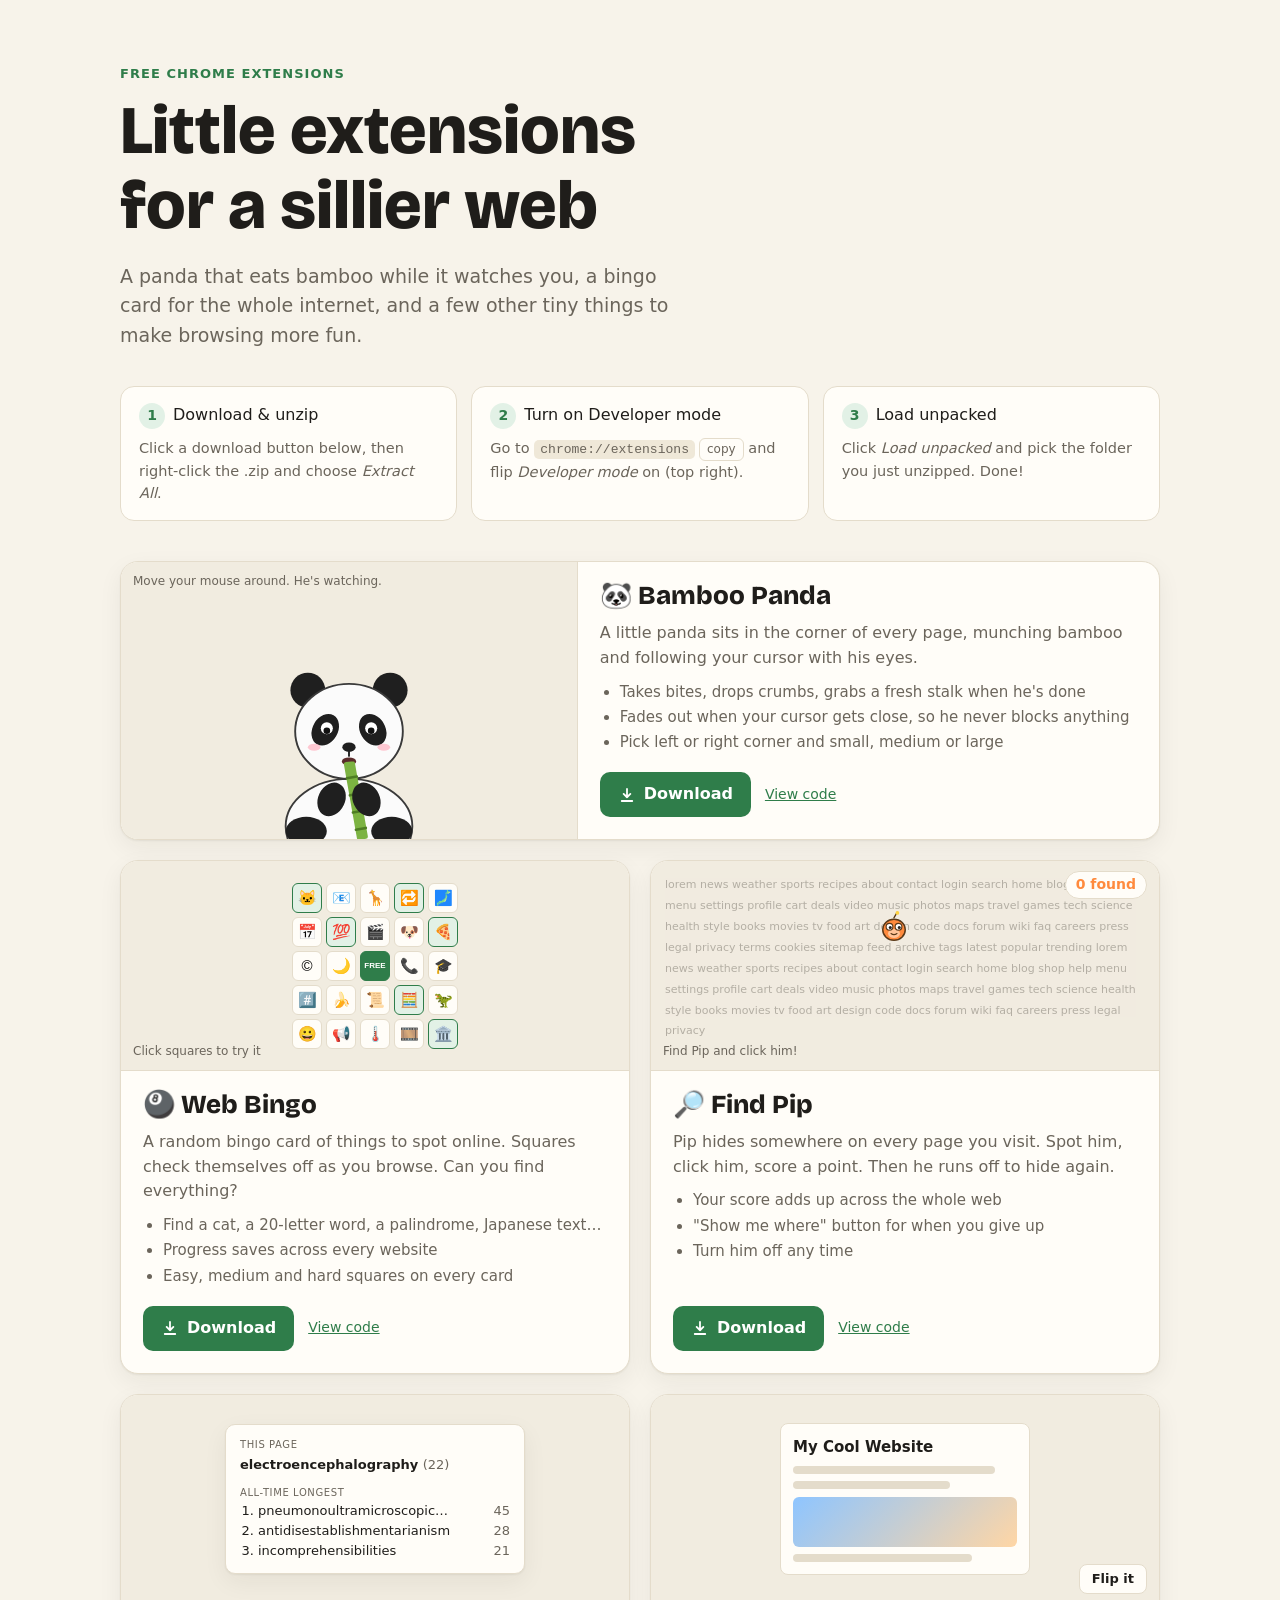
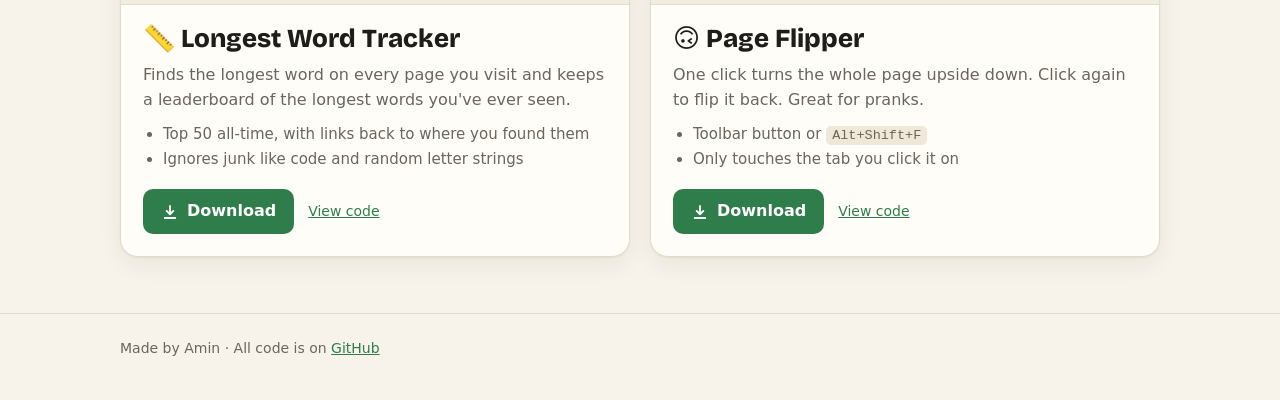
<file: site/index.html>
<!doctype html>
<html lang="en">
<head>
<meta charset="utf-8">
<meta name="viewport" content="width=device-width, initial-scale=1">
<title>Little Extensions</title>
<link rel="icon" type="image/svg+xml" href="favicon.svg">
<meta name="description" content="Small, silly Chrome extensions: a bamboo-eating panda, web bingo, a hide-and-seek critter and more. Free to download.">
<link rel="preconnect" href="https://fonts.googleapis.com">
<link rel="preconnect" href="https://fonts.gstatic.com" crossorigin>
<link href="https://fonts.googleapis.com/css2?family=Bricolage+Grotesque:opsz,wght@12..96,600;12..96,800&display=swap" rel="stylesheet">
<style>
  :root {
    --bg: #f7f3ea;
    --surface: #fffdf8;
    --ink: #1f1d1a;
    --muted: #6b655b;
    --line: #e4dccb;
    --accent: #2f7d4a;
    --accent-ink: #ffffff;
    --accent-soft: #e2f1e6;
    --demo: #f1ece0;
    --code: #efe8d8;
    --shadow: 0 1px 2px rgba(40, 30, 10, .06), 0 8px 24px rgba(40, 30, 10, .06);
    color-scheme: light;
  }
  @media (prefers-color-scheme: dark) {
    :root {
      --bg: #171614;
      --surface: #211f1c;
      --ink: #f1ece3;
      --muted: #a8a094;
      --line: #36322c;
      --accent: #5fbf7f;
      --accent-ink: #0f1a12;
      --accent-soft: #223428;
      --demo: #2a2723;
      --code: #2e2a25;
      --shadow: 0 1px 2px rgba(0, 0, 0, .3), 0 8px 24px rgba(0, 0, 0, .25);
      color-scheme: dark;
    }
  }

  * { box-sizing: border-box; }
  body {
    margin: 0;
    background: var(--bg);
    color: var(--ink);
    font: 16px/1.55 system-ui, -apple-system, "Segoe UI", Roboto, sans-serif;
  }
  .wrap { max-width: 1080px; margin: 0 auto; padding-inline: 20px; }
  h1, h2, h3 { font-family: "Bricolage Grotesque", system-ui, sans-serif; line-height: 1.1; margin: 0; }
  a { color: var(--accent); }
  code {
    font: 0.9em ui-monospace, "Cascadia Code", Consolas, monospace;
    background: var(--code);
    padding: 2px 6px;
    border-radius: 5px;
  }

  /* ---------- hero ---------- */
  header { padding-block: 64px 36px; }
  .eyebrow { color: var(--accent); font-weight: 700; letter-spacing: .08em; text-transform: uppercase; font-size: 13px; }
  h1 { font-size: clamp(38px, 7vw, 68px); font-weight: 800; margin-top: 10px; max-width: 14ch; }
  .lede { color: var(--muted); font-size: 19px; max-width: 46ch; margin: 18px 0 0; }

  /* ---------- install steps ---------- */
  .install {
    display: grid;
    grid-template-columns: repeat(3, 1fr);
    gap: 14px;
    margin-bottom: 40px;
  }
  .step {
    background: var(--surface);
    border: 1px solid var(--line);
    border-radius: 14px;
    padding: 16px 18px;
  }
  .step b { display: inline-grid; place-items: center; width: 26px; height: 26px; border-radius: 50%;
            background: var(--accent-soft); color: var(--accent); font-size: 14px; margin-right: 8px; }
  .step p { margin: 8px 0 0; color: var(--muted); font-size: 14.5px; }
  .copy {
    font: inherit; font-size: 12px; margin-left: 4px; cursor: pointer;
    border: 1px solid var(--line); background: var(--surface); color: var(--muted);
    border-radius: 6px; padding: 1px 7px;
  }
  .copy:hover { color: var(--ink); }

  /* ---------- cards ---------- */
  .grid { display: grid; grid-template-columns: repeat(2, 1fr); gap: 20px; padding-bottom: 56px; }
  .card {
    background: var(--surface);
    border: 1px solid var(--line);
    border-radius: 18px;
    overflow: hidden;
    display: flex;
    flex-direction: column;
    box-shadow: var(--shadow);
  }
  .card.wide { grid-column: 1 / -1; flex-direction: row; }
  .card.wide .demo { flex: 0 0 44%; height: auto; min-height: 240px; }
  .demo {
    position: relative;
    height: 210px;
    background: var(--demo);
    border-bottom: 1px solid var(--line);
    overflow: hidden;
    display: grid;
    place-items: center;
  }
  .card.wide .demo { border-bottom: 0; border-right: 1px solid var(--line); }
  .demo-hint {
    position: absolute; left: 12px; bottom: 10px;
    font-size: 12px; color: var(--muted);
  }
  .body { padding: 20px 22px 22px; display: flex; flex-direction: column; gap: 10px; flex: 1; }
  .body h2 { font-size: 26px; font-weight: 800; }
  .body p { margin: 0; color: var(--muted); }
  .body ul { margin: 0; padding-left: 20px; color: var(--muted); font-size: 15px; }
  .body li + li { margin-top: 2px; }
  .actions { margin-top: auto; padding-top: 8px; display: flex; gap: 14px; align-items: center; flex-wrap: wrap; }
  .download {
    display: inline-flex; align-items: center; gap: 8px;
    background: var(--accent); color: var(--accent-ink);
    font-weight: 700; text-decoration: none;
    padding: 10px 18px; border-radius: 10px;
  }
  .download:hover { filter: brightness(1.08); }
  .download svg { width: 18px; height: 18px; }
  .source { font-size: 14px; }

  /* ---------- demo: longest word ---------- */
  .mini-popup {
    width: min(300px, 86%);
    background: var(--surface); border: 1px solid var(--line); border-radius: 10px;
    padding: 12px 14px; font-size: 13px; box-shadow: var(--shadow);
  }
  .mini-popup small { display: block; color: var(--muted); font-size: 10px; letter-spacing: .06em; text-transform: uppercase; }
  .mini-popup .big { font-weight: 700; word-break: break-all; margin: 2px 0 10px; }
  .mini-popup ol { margin: 0; padding-left: 18px; }
  .mini-popup li span { color: var(--muted); float: right; }

  /* ---------- demo: page flipper ---------- */
  .fake-page {
    width: min(250px, 80%);
    background: var(--surface); border: 1px solid var(--line); border-radius: 8px;
    padding: 12px; transition: transform .6s cubic-bezier(.6, -0.2, .3, 1.3);
  }
  .fake-page.flipped { transform: rotate(180deg); }
  .fake-page .bar { height: 8px; border-radius: 4px; background: var(--line); margin-top: 7px; }
  .fake-page .title { font-weight: 800; font-size: 15px; }
  .fake-page .img { height: 50px; border-radius: 6px; margin-top: 8px; background: linear-gradient(135deg, #8ec5ff, #ffd6a5); }
  .flip-btn {
    position: absolute; right: 12px; bottom: 10px;
    font: inherit; font-size: 13px; font-weight: 600; cursor: pointer;
    border: 1px solid var(--line); background: var(--surface); color: var(--ink);
    border-radius: 8px; padding: 4px 12px;
  }

  /* ---------- demo: find pip ---------- */
  #pip-demo { cursor: crosshair; display: block; }
  #pip {
    position: absolute; width: 30px; height: 30px; cursor: pointer;
    transition: transform .15s; border: 0; padding: 0; background: none;
  }
  #pip:hover { transform: scale(1.25) rotate(-8deg); }
  #pip-score {
    position: absolute; right: 12px; top: 10px;
    font-weight: 800; font-size: 14px; color: #ff8a3d;
    background: var(--surface); border: 1px solid var(--line); border-radius: 999px; padding: 2px 10px;
  }
  .pip-scatter { position: absolute; inset: 0; color: var(--muted); opacity: .45; font-size: 11px; line-height: 1.9; padding: 14px; overflow: hidden; user-select: none; }

  /* ---------- demo: web bingo ---------- */
  .bingo { display: grid; grid-template-columns: repeat(5, 30px); gap: 4px; }
  .bingo button {
    width: 30px; height: 30px; padding: 0; font-size: 15px; cursor: pointer;
    border: 1.5px solid var(--line); border-radius: 6px; background: var(--surface);
  }
  .bingo button.on { background: var(--accent-soft); border-color: var(--accent); }
  .bingo button.free { background: var(--accent); border-color: var(--accent); color: var(--accent-ink); font-size: 8px; font-weight: 800; }
  .bingo-shout { position: absolute; top: 12px; font-weight: 800; color: #c0392b; letter-spacing: .05em; opacity: 0; transition: opacity .2s; }
  .bingo-shout.show { opacity: 1; }

  /* ---------- demo: panda ---------- */
  .panda-demo { width: 190px; height: 190px; align-self: end; }
  .panda-demo svg { width: 100%; height: 100%; display: block; overflow: visible; }
  #pd-mouth { animation: chew .52s ease-in-out infinite; transform-box: fill-box; transform-origin: center; }
  #pd-bob { animation: bob .52s ease-in-out infinite; }
  #pd-eyes { transform-box: fill-box; transform-origin: center; transition: transform .08s; }
  #pd-eyes.blink { transform: scaleY(.1); }
  @keyframes chew { 0%, 100% { transform: scaleY(.45); } 50% { transform: scaleY(1.15); } }
  @keyframes bob { 50% { transform: translateY(-2px); } }

  footer { border-top: 1px solid var(--line); padding-block: 24px 40px; color: var(--muted); font-size: 14px; }

  @media (max-width: 760px) {
    header { padding-block: 40px 24px; }
    .install { grid-template-columns: 1fr; }
    .grid { grid-template-columns: 1fr; }
    .card.wide { flex-direction: column; }
    .card.wide .demo { flex: none; min-height: 210px; border-right: 0; border-bottom: 1px solid var(--line); }
  }
  @media (prefers-reduced-motion: reduce) {
    #pd-mouth, #pd-bob { animation: none; }
    .fake-page { transition: none; }
  }
</style>
</head>
<body>

<div class="wrap">
  <header>
    <div class="eyebrow">Free Chrome extensions</div>
    <h1>Little extensions for a sillier web</h1>
    <p class="lede">A panda that eats bamboo while it watches you, a bingo card for the whole internet, and a few other tiny things to make browsing more fun.</p>
  </header>

  <section class="install" aria-label="How to install">
    <div class="step"><b>1</b>Download &amp; unzip
      <p>Click a download button below, then right-click the .zip and choose <em>Extract All</em>.</p></div>
    <div class="step"><b>2</b>Turn on Developer mode
      <p>Go to <code>chrome://extensions</code><button class="copy" data-copy="chrome://extensions">copy</button> and flip <em>Developer mode</em> on (top right).</p></div>
    <div class="step"><b>3</b>Load unpacked
      <p>Click <em>Load unpacked</em> and pick the folder you just unzipped. Done!</p></div>
  </section>

  <main class="grid">

    <!-- Bamboo Panda -->
    <article class="card wide">
      <div class="demo">
        <div class="panda-demo" aria-hidden="true">
          <svg viewBox="0 0 120 120">
            <defs><clipPath id="pd-clip"><rect x="0" y="71" width="120" height="60"/></clipPath></defs>
            <ellipse cx="60" cy="112" rx="40" ry="30" fill="#fbfbfb" stroke="#3a3a3a" stroke-width="1.2"/>
            <ellipse cx="33" cy="115" rx="13" ry="9" fill="#1f1f1f"/>
            <ellipse cx="87" cy="115" rx="13" ry="9" fill="#1f1f1f"/>
            <g id="pd-head">
              <circle cx="34" cy="26" r="11" fill="#1f1f1f"/>
              <circle cx="86" cy="26" r="11" fill="#1f1f1f"/>
              <ellipse cx="60" cy="52" rx="34" ry="30" fill="#fbfbfb" stroke="#3a3a3a" stroke-width="1.2"/>
              <ellipse cx="45" cy="51" rx="8" ry="10.5" fill="#1f1f1f" transform="rotate(30 45 51)"/>
              <ellipse cx="75" cy="51" rx="8" ry="10.5" fill="#1f1f1f" transform="rotate(-30 75 51)"/>
              <g id="pd-eyes">
                <circle cx="46" cy="50" r="3.8" fill="#fff"/>
                <circle cx="74" cy="50" r="3.8" fill="#fff"/>
                <circle id="pd-pl" cx="46" cy="50" r="2.1" fill="#111"/>
                <circle id="pd-pr" cx="74" cy="50" r="2.1" fill="#111"/>
              </g>
              <ellipse cx="38" cy="62" rx="4" ry="2.2" fill="#ffb3c1" opacity=".7"/>
              <ellipse cx="82" cy="62" rx="4" ry="2.2" fill="#ffb3c1" opacity=".7"/>
              <ellipse cx="60" cy="62" rx="4.2" ry="3" fill="#1f1f1f"/>
              <path d="M60 65 v2.5" stroke="#1f1f1f" stroke-width="1.2" stroke-linecap="round"/>
              <ellipse id="pd-mouth" cx="60" cy="71" rx="4.5" ry="2.5" fill="#5a2b2b"/>
            </g>
            <g clip-path="url(#pd-clip)">
              <g transform="rotate(-10 60 71)">
                <g id="pd-bob">
                  <rect x="56.5" y="71" width="7" height="50" rx="1.5" fill="#7cb342"/>
                  <rect x="56" y="80.4" width="8" height="1.6" rx=".8" fill="#4e7d23"/>
                  <rect x="56" y="91.4" width="8" height="1.6" rx=".8" fill="#4e7d23"/>
                  <rect x="56" y="102.4" width="8" height="1.6" rx=".8" fill="#4e7d23"/>
                  <rect x="56" y="113.4" width="8" height="1.6" rx=".8" fill="#4e7d23"/>
                </g>
              </g>
            </g>
            <ellipse cx="49" cy="95" rx="8.5" ry="11" fill="#1f1f1f" transform="rotate(25 49 95)"/>
            <ellipse cx="71" cy="95" rx="8.5" ry="11" fill="#1f1f1f" transform="rotate(-25 71 95)"/>
          </svg>
        </div>
        <span class="demo-hint" style="top:10px;bottom:auto">Move your mouse around. He's watching.</span>
      </div>
      <div class="body">
        <h2>🐼 Bamboo Panda</h2>
        <p>A little panda sits in the corner of every page, munching bamboo and following your cursor with his eyes.</p>
        <ul>
          <li>Takes bites, drops crumbs, grabs a fresh stalk when he's done</li>
          <li>Fades out when your cursor gets close, so he never blocks anything</li>
          <li>Pick left or right corner and small, medium or large</li>
        </ul>
        <div class="actions">
          <a class="download" href="downloads/bamboo-panda.zip" download><svg viewBox="0 0 24 24" fill="none" stroke="currentColor" stroke-width="2.4" stroke-linecap="round" stroke-linejoin="round"><path d="M12 4v11m0 0-4.5-4.5M12 15l4.5-4.5M5 20h14"/></svg>Download</a>
          <a class="source" href="https://github.com/XGXCpneumatic/extentions/tree/main/bamboo-panda">View code</a>
        </div>
      </div>
    </article>

    <!-- Web Bingo -->
    <article class="card">
      <div class="demo">
        <div class="bingo-shout" id="bingo-shout">🎉 BINGO!</div>
        <div class="bingo" id="bingo"></div>
        <span class="demo-hint">Click squares to try it</span>
      </div>
      <div class="body">
        <h2>🎱 Web Bingo</h2>
        <p>A random bingo card of things to spot online. Squares check themselves off as you browse. Can you find everything?</p>
        <ul>
          <li>Find a cat, a 20-letter word, a palindrome, Japanese text…</li>
          <li>Progress saves across every website</li>
          <li>Easy, medium and hard squares on every card</li>
        </ul>
        <div class="actions">
          <a class="download" href="downloads/web-bingo.zip" download><svg viewBox="0 0 24 24" fill="none" stroke="currentColor" stroke-width="2.4" stroke-linecap="round" stroke-linejoin="round"><path d="M12 4v11m0 0-4.5-4.5M12 15l4.5-4.5M5 20h14"/></svg>Download</a>
          <a class="source" href="https://github.com/XGXCpneumatic/extentions/tree/main/web-bingo">View code</a>
        </div>
      </div>
    </article>

    <!-- Find Pip -->
    <article class="card">
      <div class="demo" id="pip-demo">
        <div class="pip-scatter" aria-hidden="true">lorem news weather sports recipes about contact login search home blog shop help menu settings profile cart deals video music photos maps travel games tech science health style books movies tv food art design code docs forum wiki faq careers press legal privacy terms cookies sitemap feed archive tags latest popular trending lorem news weather sports recipes about contact login search home blog shop help menu settings profile cart deals video music photos maps travel games tech science health style books movies tv food art design code docs forum wiki faq careers press legal privacy</div>
        <span id="pip-score">0 found</span>
        <button id="pip" aria-label="Pip">
          <svg viewBox="0 0 40 40" width="30" height="30">
            <line x1="20" y1="9" x2="24" y2="2" stroke="#5a3a1a" stroke-width="2" stroke-linecap="round"/>
            <circle cx="24.5" cy="2.5" r="2.5" fill="#ffd23f"/>
            <ellipse cx="20" cy="25" rx="15" ry="14" fill="#ff8a3d" stroke="#5a3a1a" stroke-width="2"/>
            <ellipse cx="20" cy="30" rx="8" ry="6" fill="#ffc499"/>
            <circle cx="14" cy="21" r="4.5" fill="#fff" stroke="#5a3a1a" stroke-width="1.5"/>
            <circle cx="26" cy="21" r="4.5" fill="#fff" stroke="#5a3a1a" stroke-width="1.5"/>
            <circle cx="15" cy="22" r="2" fill="#222"/>
            <circle cx="27" cy="22" r="2" fill="#222"/>
            <path d="M16 30 Q20 33 24 30" fill="none" stroke="#5a3a1a" stroke-width="1.5" stroke-linecap="round"/>
          </svg>
        </button>
        <span class="demo-hint">Find Pip and click him!</span>
      </div>
      <div class="body">
        <h2>🔎 Find Pip</h2>
        <p>Pip hides somewhere on every page you visit. Spot him, click him, score a point. Then he runs off to hide again.</p>
        <ul>
          <li>Your score adds up across the whole web</li>
          <li>"Show me where" button for when you give up</li>
          <li>Turn him off any time</li>
        </ul>
        <div class="actions">
          <a class="download" href="downloads/find-pip.zip" download><svg viewBox="0 0 24 24" fill="none" stroke="currentColor" stroke-width="2.4" stroke-linecap="round" stroke-linejoin="round"><path d="M12 4v11m0 0-4.5-4.5M12 15l4.5-4.5M5 20h14"/></svg>Download</a>
          <a class="source" href="https://github.com/XGXCpneumatic/extentions/tree/main/find-pip">View code</a>
        </div>
      </div>
    </article>

    <!-- Longest Word Tracker -->
    <article class="card">
      <div class="demo">
        <div class="mini-popup" aria-hidden="true">
          <small>This page</small>
          <div class="big">electroencephalography <span style="color:var(--muted);font-weight:400">(22)</span></div>
          <small>All-time longest</small>
          <ol>
            <li>pneumonoultramicroscopic… <span>45</span></li>
            <li>antidisestablishmentarianism <span>28</span></li>
            <li>incomprehensibilities <span>21</span></li>
          </ol>
        </div>
      </div>
      <div class="body">
        <h2>📏 Longest Word Tracker</h2>
        <p>Finds the longest word on every page you visit and keeps a leaderboard of the longest words you've ever seen.</p>
        <ul>
          <li>Top 50 all-time, with links back to where you found them</li>
          <li>Ignores junk like code and random letter strings</li>
        </ul>
        <div class="actions">
          <a class="download" href="downloads/longest-word-tracker.zip" download><svg viewBox="0 0 24 24" fill="none" stroke="currentColor" stroke-width="2.4" stroke-linecap="round" stroke-linejoin="round"><path d="M12 4v11m0 0-4.5-4.5M12 15l4.5-4.5M5 20h14"/></svg>Download</a>
          <a class="source" href="https://github.com/XGXCpneumatic/extentions/tree/main/longest-word-tracker">View code</a>
        </div>
      </div>
    </article>

    <!-- Page Flipper -->
    <article class="card">
      <div class="demo">
        <div class="fake-page" id="fake-page" aria-hidden="true">
          <div class="title">My Cool Website</div>
          <div class="bar" style="width:90%"></div>
          <div class="bar" style="width:70%"></div>
          <div class="img"></div>
          <div class="bar" style="width:80%"></div>
        </div>
        <button class="flip-btn" id="flip-btn">Flip it</button>
      </div>
      <div class="body">
        <h2>🙃 Page Flipper</h2>
        <p>One click turns the whole page upside down. Click again to flip it back. Great for pranks.</p>
        <ul>
          <li>Toolbar button or <code>Alt+Shift+F</code></li>
          <li>Only touches the tab you click it on</li>
        </ul>
        <div class="actions">
          <a class="download" href="downloads/page-flipper.zip" download><svg viewBox="0 0 24 24" fill="none" stroke="currentColor" stroke-width="2.4" stroke-linecap="round" stroke-linejoin="round"><path d="M12 4v11m0 0-4.5-4.5M12 15l4.5-4.5M5 20h14"/></svg>Download</a>
          <a class="source" href="https://github.com/XGXCpneumatic/extentions/tree/main/page-flipper">View code</a>
        </div>
      </div>
    </article>

  </main>
</div>

<footer>
  <div class="wrap">
    Made by Amin · All code is on <a href="https://github.com/XGXCpneumatic/extentions">GitHub</a>
  </div>
</footer>

<script>
  // ---------- copy buttons ----------
  document.querySelectorAll(".copy").forEach((btn) => {
    btn.addEventListener("click", async () => {
      try {
        await navigator.clipboard.writeText(btn.dataset.copy);
        btn.textContent = "copied!";
      } catch {
        btn.textContent = "copy failed";
      }
      setTimeout(() => (btn.textContent = "copy"), 1500);
    });
  });

  // ---------- panda: eyes follow the cursor ----------
  (() => {
    const svg = document.querySelector(".panda-demo svg");
    const head = document.getElementById("pd-head");
    const eyes = document.getElementById("pd-eyes");
    const pupils = [[document.getElementById("pd-pl"), 46], [document.getElementById("pd-pr"), 74]];
    let queued = false, mouse = null;

    function look() {
      queued = false;
      const r = svg.getBoundingClientRect();
      const s = r.width / 120;
      let dx = 0, dy = 1;
      if (mouse) {
        dx = mouse.x - (r.left + 60 * s);
        dy = mouse.y - (r.top + 50 * s);
        const d = Math.hypot(dx, dy) || 1;
        dx /= d; dy /= d;
      }
      for (const [p, cx] of pupils) {
        p.setAttribute("cx", cx + dx * 1.6);
        p.setAttribute("cy", 50 + dy * 1.6);
      }
      const tilt = mouse ? Math.max(-7, Math.min(7, dx * 7)) : 0;
      head.setAttribute("transform", `rotate(${tilt.toFixed(2)} 60 82)`);
    }
    const queue = () => { if (!queued) { queued = true; requestAnimationFrame(look); } };
    document.addEventListener("mousemove", (e) => { mouse = { x: e.clientX, y: e.clientY }; queue(); }, { passive: true });
    document.addEventListener("mouseout", (e) => { if (!e.relatedTarget) { mouse = null; queue(); } });
    window.addEventListener("scroll", queue, { passive: true });

    (function blink() {
      setTimeout(() => {
        eyes.classList.add("blink");
        setTimeout(() => eyes.classList.remove("blink"), 140);
        blink();
      }, 2500 + Math.random() * 4000);
    })();
  })();

  // ---------- web bingo mini card ----------
  (() => {
    const icons = ["🐱", "📧", "🦒", "🔁", "🗾", "📅", "💯", "🎬", "🐶", "🍕", "©️", "🌙", "FREE", "📞", "🎓", "#️⃣", "🍌", "📜", "🧮", "🦖", "😀", "📢", "🌡️", "🎞️", "🏛️"];
    const start = new Set([0, 6, 18, 24, 3, 9]);
    const grid = document.getElementById("bingo");
    const shout = document.getElementById("bingo-shout");
    const on = icons.map((_, i) => i === 12 || start.has(i));
    const lines = [];
    for (let i = 0; i < 5; i++) {
      lines.push([0, 1, 2, 3, 4].map((j) => i * 5 + j), [0, 1, 2, 3, 4].map((j) => j * 5 + i));
    }
    lines.push([0, 6, 12, 18, 24], [4, 8, 12, 16, 20]);
    const bingos = () => lines.filter((l) => l.every((i) => on[i])).length;

    icons.forEach((icon, i) => {
      const b = document.createElement("button");
      b.textContent = icon;
      if (icon === "FREE") b.className = "free";
      else {
        b.classList.toggle("on", on[i]);
        b.addEventListener("click", () => {
          const before = bingos();
          on[i] = !on[i];
          b.classList.toggle("on", on[i]);
          if (bingos() > before) {
            shout.classList.add("show");
            setTimeout(() => shout.classList.remove("show"), 1400);
          }
        });
      }
      grid.append(b);
    });
  })();

  // ---------- find pip mini game ----------
  (() => {
    const area = document.getElementById("pip-demo");
    const pip = document.getElementById("pip");
    const score = document.getElementById("pip-score");
    let found = 0;
    function hide() {
      const w = area.clientWidth - 40, h = area.clientHeight - 70;
      pip.style.left = 8 + Math.random() * w + "px";
      pip.style.top = 36 + Math.random() * h + "px";
    }
    pip.addEventListener("click", () => {
      found++;
      score.textContent = `${found} found`;
      hide();
    });
    hide();
    window.addEventListener("resize", hide);
  })();

  // ---------- page flipper ----------
  (() => {
    const page = document.getElementById("fake-page");
    const btn = document.getElementById("flip-btn");
    btn.addEventListener("click", () => {
      page.classList.toggle("flipped");
      btn.textContent = page.classList.contains("flipped") ? "Flip back" : "Flip it";
    });
  })();
</script>
</body>
</html>
</file>
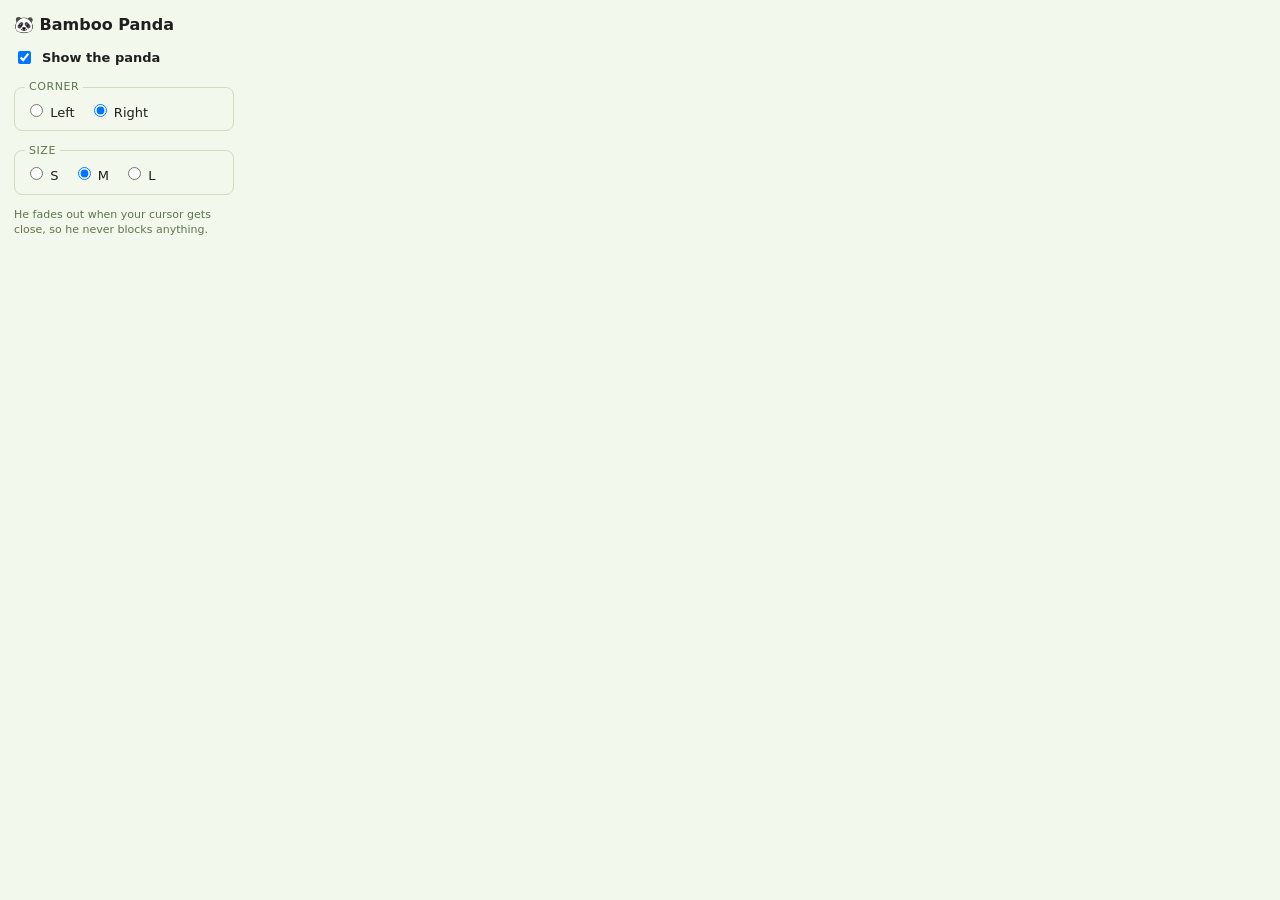
<file: bamboo-panda/popup.html>
<!doctype html>
<html>
<head>
  <meta charset="utf-8">
  <style>
    body {
      width: 220px; margin: 0; padding: 14px;
      font: 13px/1.4 system-ui, sans-serif; color: #1f1f1f; background: #f3f8ec;
      display: flex; flex-direction: column; gap: 12px;
    }
    h1 { margin: 0; font-size: 16px; }
    label.toggle { display: flex; gap: 8px; align-items: center; cursor: pointer; font-weight: 600; }
    fieldset { border: 1px solid #cfdcbf; border-radius: 8px; margin: 0; padding: 6px 10px 8px; }
    legend { font-size: 11px; text-transform: uppercase; letter-spacing: .05em; color: #5f7350; padding: 0 4px; }
    fieldset label { margin-right: 10px; cursor: pointer; }
    p { margin: 0; font-size: 11px; color: #5f7350; }
  </style>
</head>
<body>
  <h1>🐼 Bamboo Panda</h1>

  <label class="toggle"><input type="checkbox" id="enabled" checked> Show the panda</label>

  <fieldset>
    <legend>Corner</legend>
    <label><input type="radio" name="corner" value="left"> Left</label>
    <label><input type="radio" name="corner" value="right" checked> Right</label>
  </fieldset>

  <fieldset>
    <legend>Size</legend>
    <label><input type="radio" name="size" value="small"> S</label>
    <label><input type="radio" name="size" value="medium" checked> M</label>
    <label><input type="radio" name="size" value="large"> L</label>
  </fieldset>

  <p>He fades out when your cursor gets close, so he never blocks anything.</p>

  <script src="popup.js"></script>
</body>
</html>
</file>
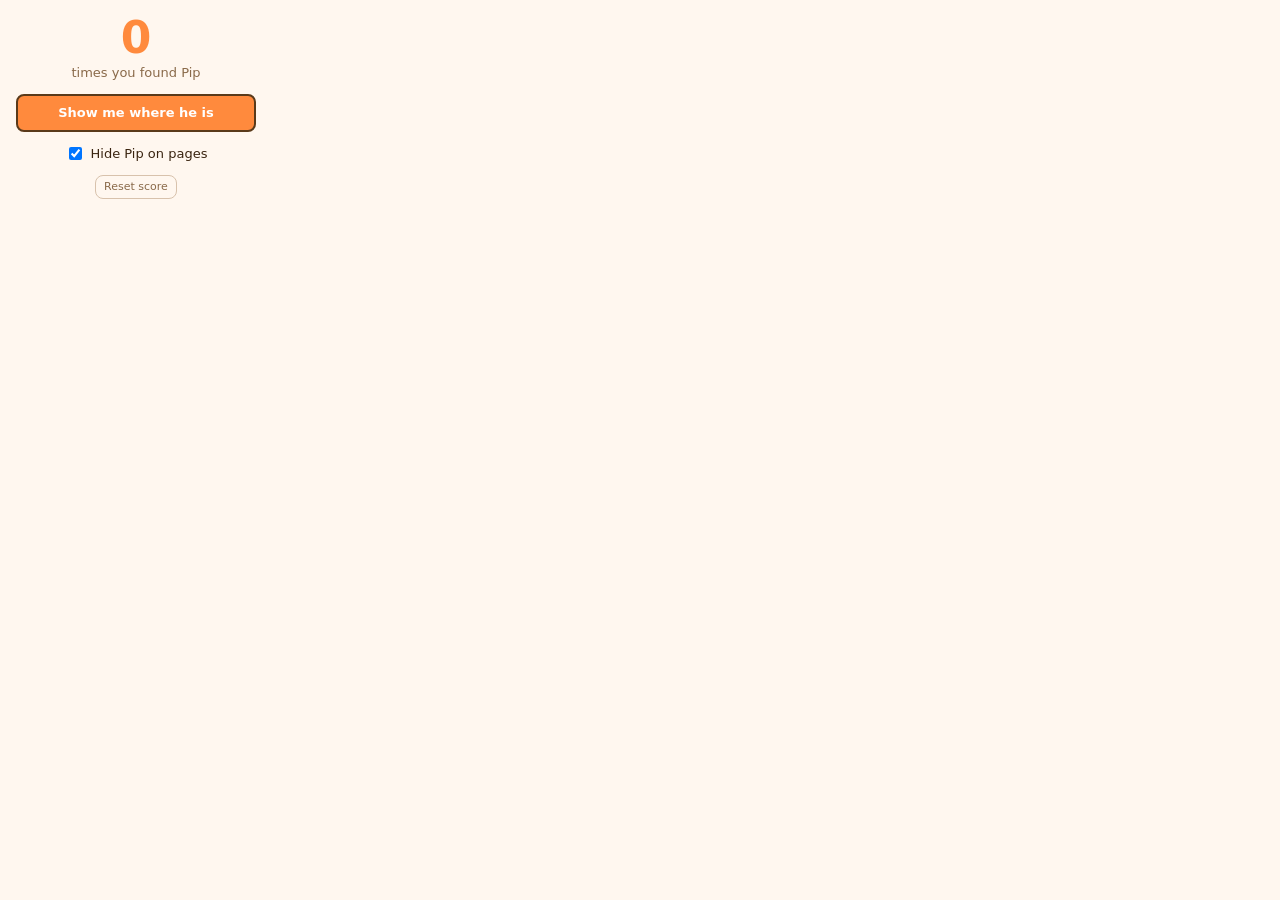
<file: find-pip/popup.html>
<!doctype html>
<html>
<head>
  <meta charset="utf-8">
  <link rel="stylesheet" href="popup.css">
</head>
<body>
  <div class="score">
    <div id="count">0</div>
    <div class="label">times you found Pip</div>
  </div>

  <button id="hint" class="primary">Show me where he is</button>
  <p id="hint-msg" hidden></p>

  <label class="toggle">
    <input type="checkbox" id="enabled" checked>
    Hide Pip on pages
  </label>

  <button id="reset" class="small">Reset score</button>

  <script src="popup.js"></script>
</body>
</html>
</file>
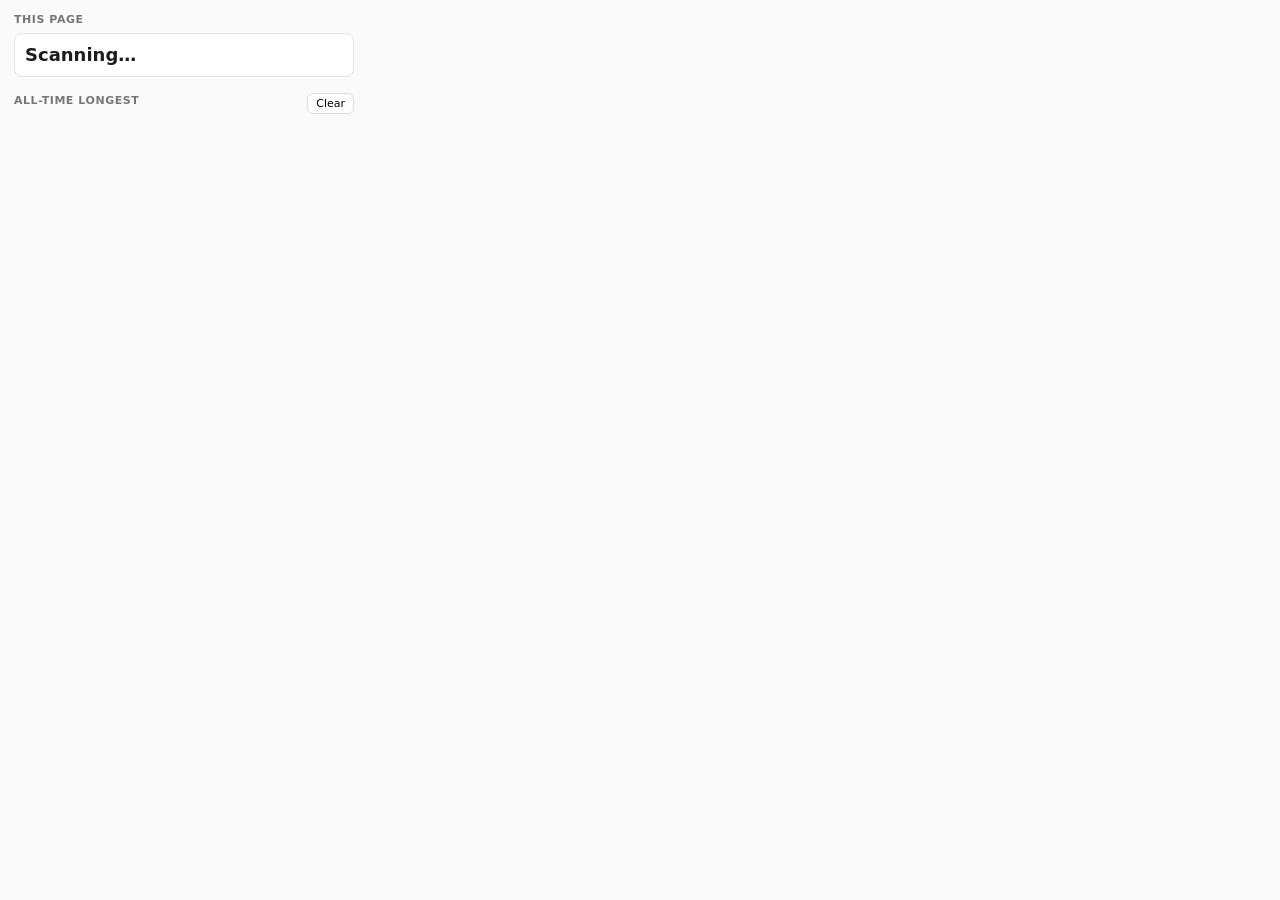
<file: longest-word-tracker/popup.html>
<!doctype html>
<html>
<head>
  <meta charset="utf-8">
  <link rel="stylesheet" href="popup.css">
</head>
<body>
  <section>
    <h2>This page</h2>
    <div id="page" class="current">Scanning…</div>
  </section>

  <section>
    <div class="row">
      <h2>All-time longest</h2>
      <button id="clear">Clear</button>
    </div>
    <ol id="board"></ol>
    <p id="empty" hidden>No words yet. Go browse!</p>
  </section>

  <script src="popup.js"></script>
</body>
</html>
</file>
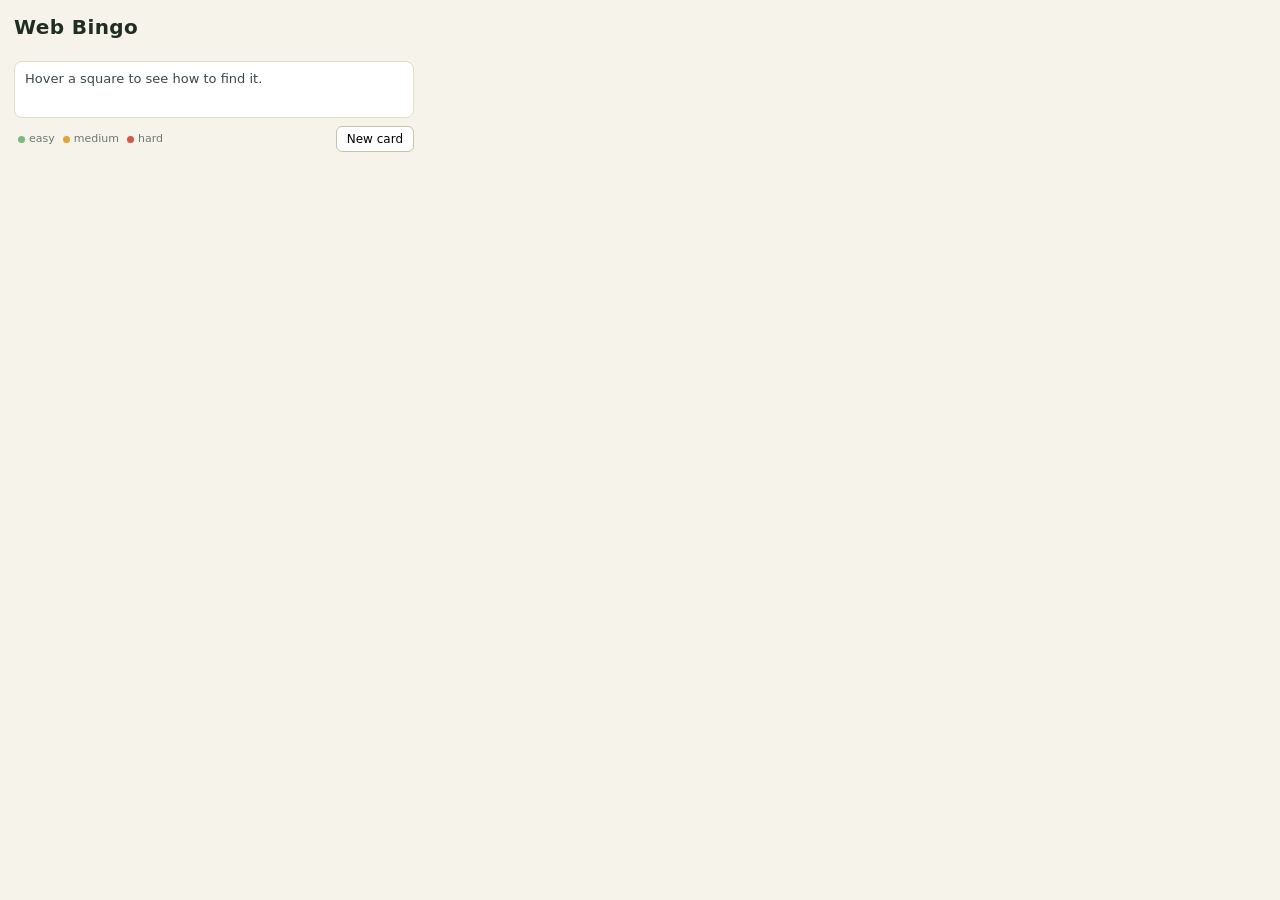
<file: web-bingo/popup.html>
<!doctype html>
<html>
<head>
  <meta charset="utf-8">
  <link rel="stylesheet" href="popup.css">
</head>
<body>
  <header>
    <h1>Web Bingo</h1>
    <div id="progress"></div>
  </header>

  <div id="banner" hidden></div>

  <div id="grid"></div>

  <p id="info">Hover a square to see how to find it.</p>

  <footer>
    <span class="legend"><i class="dot easy"></i>easy <i class="dot medium"></i>medium <i class="dot hard"></i>hard</span>
    <button id="new-card">New card</button>
  </footer>

  <script src="items.js"></script>
  <script src="popup.js"></script>
</body>
</html>
</file>
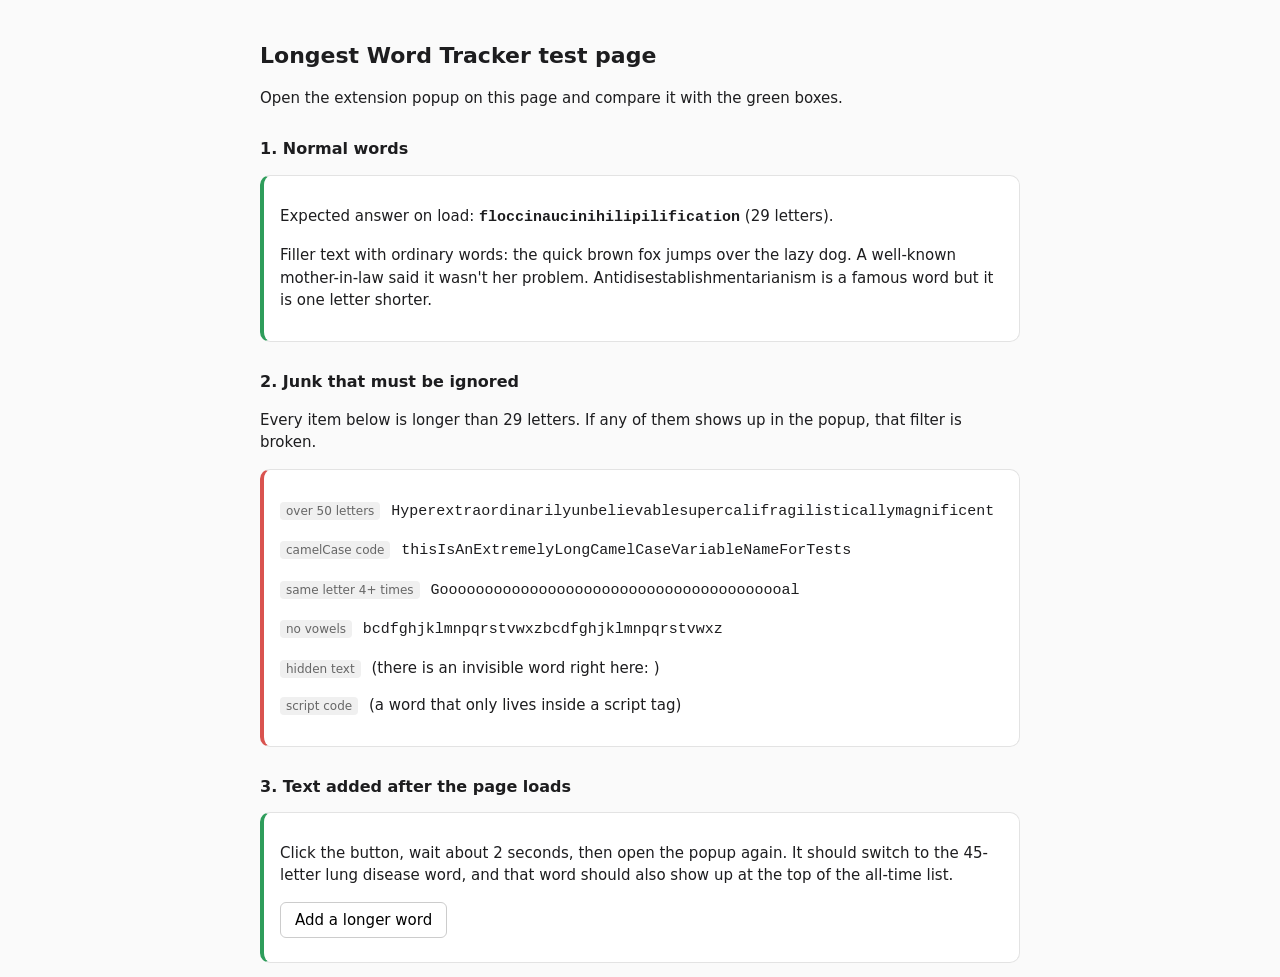
<file: longest-word-tracker/test/test-page.html>
<!doctype html>
<html lang="en">
<head>
<meta charset="utf-8">
<meta name="viewport" content="width=device-width, initial-scale=1">
<title>Longest Word Tracker Test Page</title>
<style>
  body { font: 15px/1.5 system-ui, sans-serif; max-width: 760px; margin: 0 auto; padding: 24px 16px; color: #1d1d1f; background: #fafafa; }
  h1 { font-size: 22px; margin-bottom: 4px; }
  h2 { font-size: 16px; margin-top: 28px; }
  .card { background: #fff; border: 1px solid #e3e3e3; border-radius: 10px; padding: 14px 16px; margin-top: 10px; }
  .expect { border-left: 4px solid #2e9d5b; }
  .junk { border-left: 4px solid #d9534f; }
  .word { font-family: ui-monospace, monospace; word-break: break-all; }
  .tag { display: inline-block; font-size: 12px; color: #666; background: #f0f0f0; border-radius: 4px; padding: 0 6px; margin-right: 6px; }
  button { font: inherit; padding: 6px 14px; border-radius: 6px; border: 1px solid #ccc; background: #fff; cursor: pointer; }
  button:hover { background: #f0f0f0; }
  #added { margin-top: 10px; }
  .hidden { display: none; }
</style>
</head>
<body>

<h1>Longest Word Tracker test page</h1>
<p>Open the extension popup on this page and compare it with the green boxes.</p>

<h2>1. Normal words</h2>
<div class="card expect">
  <p>Expected answer on load: <strong class="word">floccinaucinihilipilification</strong> (29 letters).</p>
  <p>Filler text with ordinary words: the quick brown fox jumps over the lazy dog.
     A well-known mother-in-law said it wasn't her problem.
     Antidisestablishmentarianism is a famous word but it is one letter shorter.</p>
</div>

<h2>2. Junk that must be ignored</h2>
<p>Every item below is longer than 29 letters. If any of them shows up in the popup, that filter is broken.</p>

<div class="card junk">
  <p><span class="tag">over 50 letters</span>
     <span class="word">Hyperextraordinarilyunbelievablesupercalifragilisticallymagnificent</span></p>
  <p><span class="tag">camelCase code</span>
     <span class="word">thisIsAnExtremelyLongCamelCaseVariableNameForTests</span></p>
  <p><span class="tag">same letter 4+ times</span>
     <span class="word">Gooooooooooooooooooooooooooooooooooooooal</span></p>
  <p><span class="tag">no vowels</span>
     <span class="word">bcdfghjklmnpqrstvwxzbcdfghjklmnpqrstvwxz</span></p>
  <p><span class="tag">hidden text</span> (there is an invisible word right here:
     <span class="hidden">hiddenwordthatshouldnevershowupanywhereatall</span>)</p>
  <p><span class="tag">script code</span> (a word that only lives inside a script tag)</p>
</div>

<script>
  // Text inside scripts is not visible, so the extension should never pick it up.
  const scriptOnly = "scriptwordthatshouldnevershowupanywhereatall";
</script>

<h2>3. Text added after the page loads</h2>
<div class="card expect">
  <p>Click the button, wait about 2 seconds, then open the popup again.
     It should switch to the 45-letter lung disease word, and that word should also show up at the top of the all-time list.</p>
  <button id="add">Add a longer word</button>
  <div id="added"></div>
</div>

<script>
  document.getElementById("add").addEventListener("click", (e) => {
    const p = document.createElement("p");
    p.className = "word";
    p.textContent = "pneumono" + "ultramicroscopicsilicovolcanoconiosis";
    document.getElementById("added").append(p);
    e.target.disabled = true;
    e.target.textContent = "Added. Now open the popup";
  });
</script>

</body>
</html>
</file>
<file: find-pip/popup.css>
body {
  width: 240px;
  margin: 0;
  padding: 16px;
  font: 13px/1.4 system-ui, sans-serif;
  color: #3a2410;
  background: #fff7ef;
  display: flex;
  flex-direction: column;
  gap: 12px;
  align-items: stretch;
  text-align: center;
}
.score #count {
  font-size: 44px;
  font-weight: 800;
  color: #ff8a3d;
  font-variant-numeric: tabular-nums;
  line-height: 1;
}
.score .label { color: #8a6a4a; margin-top: 4px; }

button {
  font: inherit;
  border-radius: 8px;
  cursor: pointer;
  border: 2px solid #5a3a1a;
}
.primary {
  background: #ff8a3d;
  color: #fff;
  font-weight: 600;
  padding: 8px;
}
.primary:hover { background: #f07a2d; }
.small {
  background: none;
  border: 1px solid #d8c2ac;
  color: #8a6a4a;
  font-size: 11px;
  padding: 3px 8px;
  align-self: center;
}
.small:hover { background: #f6e7d8; }

#hint-msg { margin: -4px 0 0; color: #8a6a4a; font-size: 12px; }

.toggle {
  display: flex;
  gap: 6px;
  align-items: center;
  justify-content: center;
  cursor: pointer;
}
</file>
<file: longest-word-tracker/popup.css>
body {
  width: 340px;
  margin: 0;
  padding: 12px 14px;
  font: 13px/1.4 system-ui, sans-serif;
  color: #1d1d1f;
  background: #fafafa;
}
h2 {
  font-size: 11px;
  text-transform: uppercase;
  letter-spacing: 0.05em;
  color: #777;
  margin: 0 0 6px;
}
section + section { margin-top: 16px; }
.row { display: flex; justify-content: space-between; align-items: center; }

.current {
  font-size: 18px;
  font-weight: 600;
  word-break: break-all;
  padding: 8px 10px;
  background: #fff;
  border: 1px solid #e3e3e3;
  border-radius: 8px;
}
.current small { font-weight: 400; color: #888; font-size: 12px; }

ol { margin: 0; padding: 0; list-style: none; max-height: 340px; overflow-y: auto; }
li {
  display: grid;
  grid-template-columns: 22px 1fr auto;
  gap: 6px;
  padding: 6px 4px;
  border-bottom: 1px solid #eee;
}
li .rank { color: #aaa; }
li .word { font-weight: 600; word-break: break-all; }
li .len { color: #888; font-variant-numeric: tabular-nums; }
li a { grid-column: 2 / 4; color: #3b6fd8; font-size: 11px; text-decoration: none;
       overflow: hidden; text-overflow: ellipsis; white-space: nowrap; }
li a:hover { text-decoration: underline; }

button {
  font: inherit; font-size: 11px;
  border: 1px solid #ddd; background: #fff; border-radius: 6px;
  padding: 2px 8px; cursor: pointer;
}
button:hover { background: #f0f0f0; }
#empty { color: #888; }
</file>
<file: web-bingo/popup.css>
body {
  width: 400px;
  margin: 0;
  padding: 14px;
  font: 13px/1.35 system-ui, sans-serif;
  color: #1f2d22;
  background: #f6f3ea;
}

header { display: flex; justify-content: space-between; align-items: baseline; margin-bottom: 10px; }
h1 { margin: 0; font-size: 20px; letter-spacing: 0.02em; }
#progress { color: #5d6b60; font-variant-numeric: tabular-nums; }
#progress strong { color: #3a7d44; }

#banner {
  margin-bottom: 10px;
  padding: 8px 10px;
  border-radius: 8px;
  background: #fff4cc;
  border: 2px solid #d4a017;
  font-weight: 600;
  text-align: center;
}

#grid {
  display: grid;
  grid-template-columns: repeat(5, 1fr);
  gap: 5px;
}

.cell {
  position: relative;
  aspect-ratio: 1;
  padding: 4px 3px;
  border: 2px solid #d9d2bf;
  border-radius: 8px;
  background: #fff;
  font: inherit;
  font-size: 10px;
  line-height: 1.2;
  color: inherit;
  display: flex;
  flex-direction: column;
  align-items: center;
  justify-content: center;
  gap: 3px;
  text-align: center;
  cursor: default;
  overflow: hidden;
}
.cell .emoji { font-size: 20px; line-height: 1; }
.cell .label { font-weight: 500; }
.cell::before {
  content: "";
  position: absolute;
  top: 4px; left: 4px;
  width: 6px; height: 6px;
  border-radius: 50%;
}
.cell.easy::before, .dot.easy { background: #7cb87f; }
.cell.medium::before, .dot.medium { background: #e0a43a; }
.cell.hard::before, .dot.hard { background: #d0574a; }

.cell.found {
  background: #dff1e1;
  border-color: #3a7d44;
  cursor: pointer;
}
.cell.found::after {
  content: "✓";
  position: absolute;
  top: 1px; right: 4px;
  font-size: 14px;
  font-weight: 800;
  color: #3a7d44;
}
.cell.found:hover { background: #cfe9d2; }
.cell.in-bingo { border-color: #c0392b; box-shadow: inset 0 0 0 1px #c0392b; }

.cell.free {
  background: #3a7d44;
  border-color: #3a7d44;
  color: #fff;
  font-weight: 800;
  font-size: 12px;
}
.cell.free::before { display: none; }

#info {
  min-height: 3em;
  margin: 10px 0 8px;
  padding: 8px 10px;
  background: #fff;
  border-radius: 8px;
  border: 1px solid #e3dcc9;
  color: #3d4a40;
}
#info .title { font-weight: 700; display: block; }

footer { display: flex; justify-content: space-between; align-items: center; }
.legend { color: #6d7a70; font-size: 11px; display: flex; align-items: center; gap: 4px; }
.dot { display: inline-block; width: 7px; height: 7px; border-radius: 50%; margin-left: 4px; }

button#new-card {
  font: inherit;
  font-size: 12px;
  padding: 4px 10px;
  border-radius: 6px;
  border: 1px solid #c9c1aa;
  background: #fff;
  cursor: pointer;
}
button#new-card:hover { background: #f0ebdc; }
</file>
